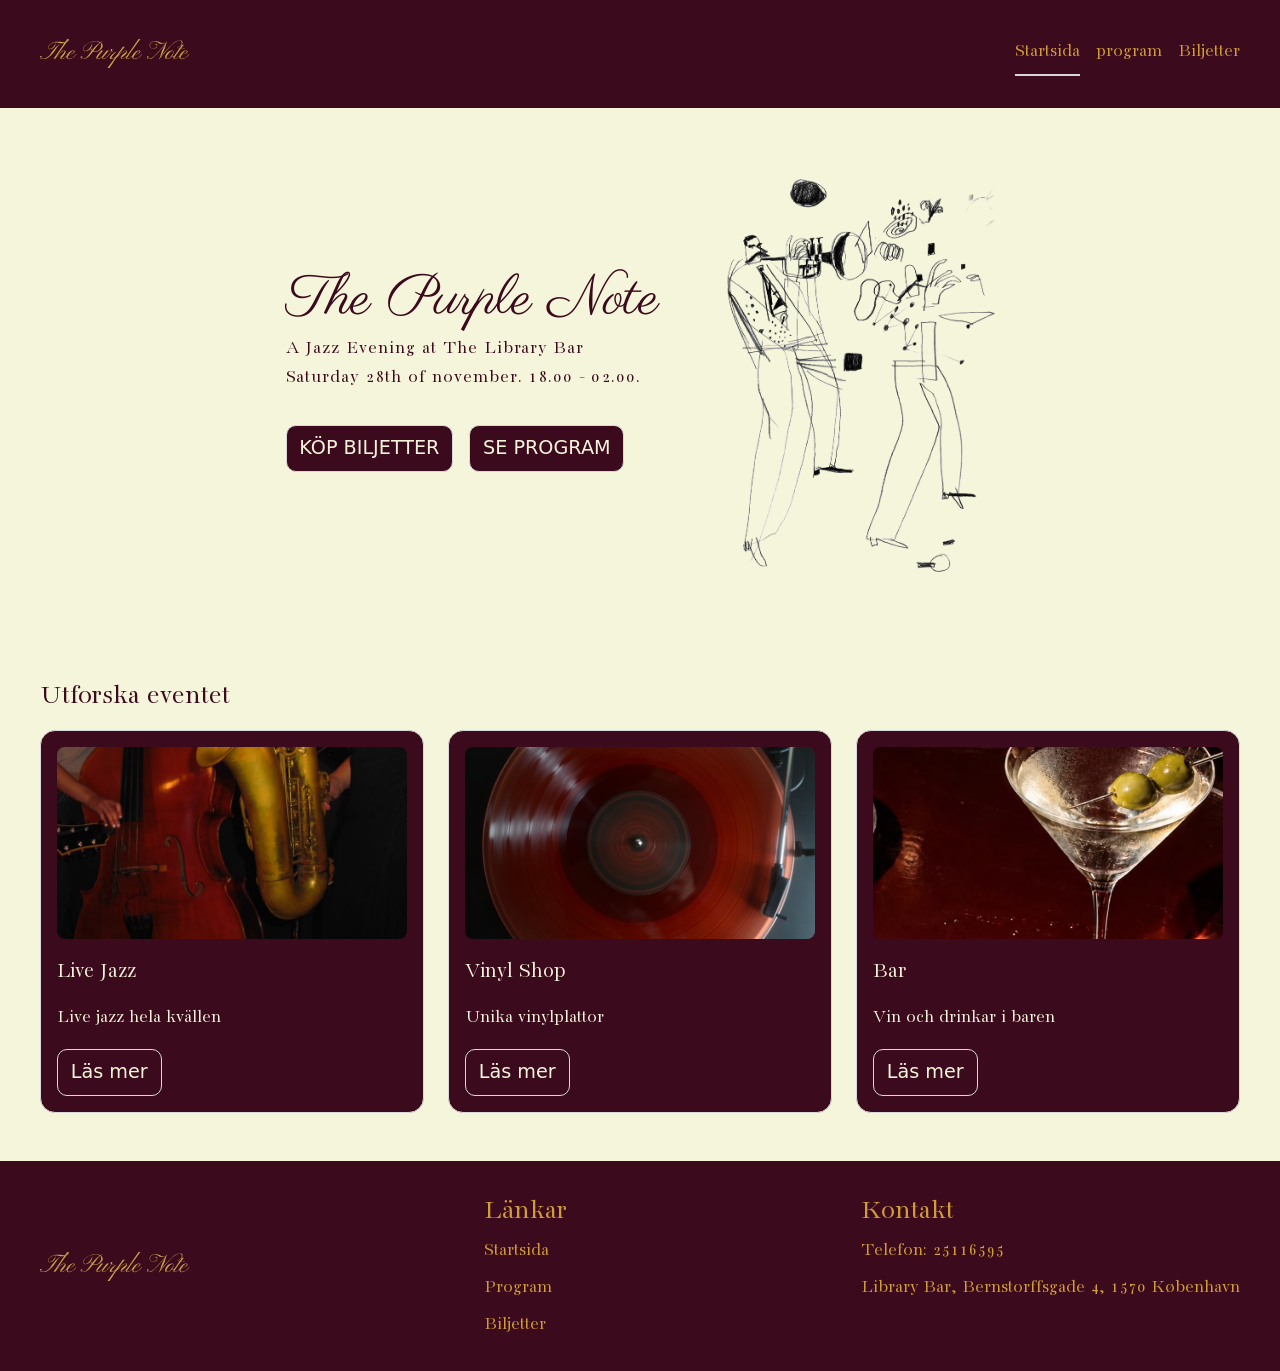
<file: index.html>
<!DOCTYPE html>
<html lang="da">

<head>
  <meta charset="UTF-8">
  <meta name="viewport" content="width=device-width, initial-scale=1.0">
  <title>The Purple Note</title>
  <link rel="preconnect" href="https://fonts.googleapis.com">
  <link rel="preconnect" href="https://fonts.gstatic.com" crossorigin>
  <link href="https://fonts.googleapis.com/css2?family=Bacasime+Antique&family=Parisienne&display=swap"
    rel="stylesheet">
  <link rel="stylesheet" href="./starter.css">
  <link rel="stylesheet" href="./style.css">
</head>

<body>
  <header class="site-header">
    <div class="header-content">
      <a class="site-logo" href="./">
        <img src="image/The-Purple-Note.svg" alt="The Purple Note">
      </a>
      <nav class="site-nav">
        <button popovertarget="menu">Menu</button>
        <ul class="menu" id="menu" popover>
          <li><a href="./" aria-current="page">Startsida</a></li>
          <li><a href="./svg.html">program</a></li>
          <li><a href="./form.html">Biljetter</a></li>
        </ul>
      </nav>
    </div>
  </header>

  <main>
    <section class="hero-section">
      <div class="hero-content">
        <h1>The Purple Note</h1>
        <p class="hero-subtitle">A Jazz Evening at The Library Bar</p>
        <p class="hero-subtitle">Saturday 28th of november. 18.00 - 02.00.</p>
        <div class="hero-buttons">
          <a href="./form.html" class="button">KÖP BILJETTER</a>
          <a href="./svg.html" class="button">SE PROGRAM</a>

        </div>
      </div>
      <div class="hero-image">
        <img src="image/IMG_4224.png" alt="tecknad jazz bild">
      </div>
    </section>

    <section class="highlights-section">
      <h2>Utforska eventet</h2>
      <div class="cards-container">


        <article class="panel">
          <img src="image/jazz.jpg" alt="Live jazz">
          <h3>Live Jazz</h3>
          <p>Live jazz hela kvällen</p>
          <button type="button" class="button" popovertarget="card-live">Läs mer</button>
        </article>


        <article class="panel">
          <img src="image/vinyl.jpg" alt="Vinyl Shop">
          <h3>Vinyl Shop</h3>
          <p>Unika vinylplattor</p>
          <button type="button" class="button" popovertarget="card-shop">Läs mer</button>
        </article>


        <article class="panel">
          <img src="image/bar.jpg" alt="Baren med drinkar">
          <h3>Bar</h3>
          <p>Vin och drinkar i baren</p>
          <button type="button" class="button" popovertarget="card-bar">Läs mer</button>
        </article>

      </div>
    </section>

    <div id="card-live" popover>
      <section class="panel card-popover">
        <img src="image/jazz.jpg" alt="Live jazz">
        <h3>Live Jazz</h3>
        <p>På scenen spelar vårt jazzband allt från klassisk jazz till jazzfusion under kvällens gång. Kanske hittar du
          din nästa favorit?</p>
        <button type="button" class="button" popovertarget="card-live" popovertargetaction="hide">Stäng</button>
      </section>
    </div>

    <div id="card-shop" popover>
      <section class="panel card-popover">
        <img src="image/vinyl.jpg" alt="Vinyl Shop">
        <h3>Vinyl Shop</h3>
        <p>I Vinylshopen kan du hitta handplockade och unika vinylskivor att få med dig hem. Vid köp av en biljett har
          du även chans att vinna din alldeles egna vinylplatta.</p>
        <button type="button" class="button" popovertarget="card-shop" popovertargetaction="hide">Stäng</button>
      </section>
    </div>

    <div id="card-bar" popover>
      <section class="panel card-popover">
        <img src="image/bar.jpg" alt="Baren med drinkar">
        <h3>Bar</h3>
        <p>I baren serverar vi vin, drinkar och snacks hela kvällen, så att du kan njuta av musiken.</p>
        <button type="button" class="button" popovertarget="card-bar" popovertargetaction="hide">Stäng</button>
      </section>
    </div>
  </main>

  <footer class="site-footer">
    <div class="footer-content">
      <a class="site-logo" href="./">
        <img src="image/The-Purple-Note.svg" alt="The Purple Note">
      </a>

      <nav class="footer-col" aria-label="Footer">
        <h2>Länkar</h2>
        <ul>
          <li><a href="./">Startsida</a></li>
          <li><a href="./svg.html">Program</a></li>
          <li><a href="./form.html">Biljetter</a></li>
        </ul>
      </nav>

      <div class="footer-col">
        <h2>Kontakt</h2>
        <ul>
          <li>Telefon: 25116595</li>
          <li>Library Bar, Bernstorffsgade 4, 1570 København</li>
        </ul>
      </div>
    </div>
  </footer>
  <script src="./script.js"></script>
</body>

</html>
</file>
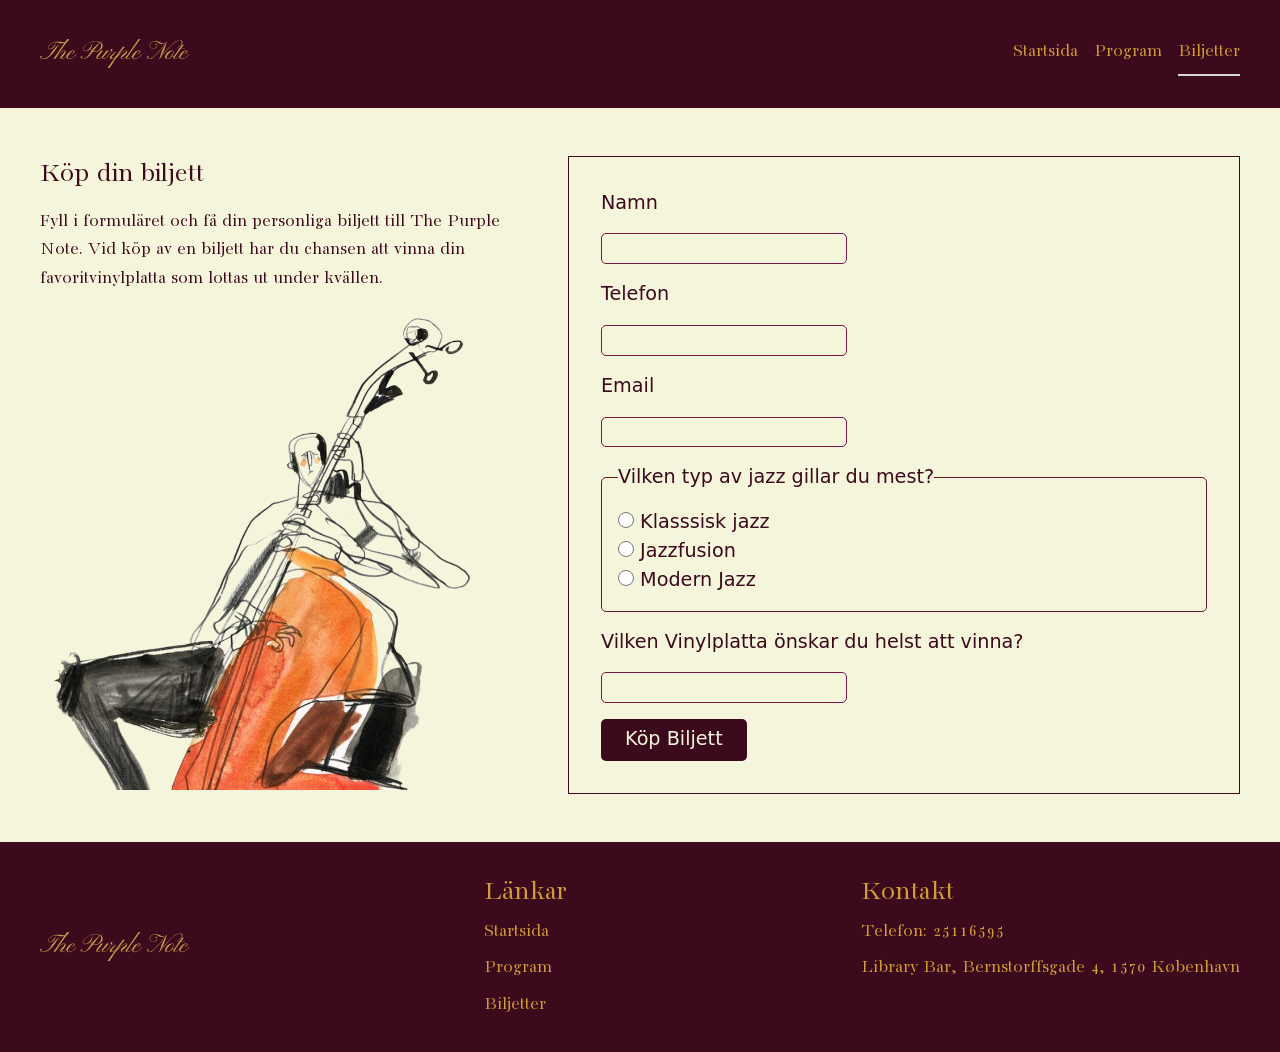
<file: form.html>
<!DOCTYPE html>
<html lang="da">

<head>
  <meta charset="UTF-8">
  <meta name="viewport" content="width=device-width, initial-scale=1.0">
  <title>Biljetter - The Purple Note</title>
  <link href="https://fonts.googleapis.com/css2?family=Bacasime+Antique&family=Parisienne&display=swap"
    rel="stylesheet">
  <link rel="stylesheet" href="./starter.css">
  <link rel="stylesheet" href="./style.css">
</head>

<body>
  <header class="site-header">
    <div class="header-content">
      <a class="site-logo" href="./">
        <img src="image/The-Purple-Note.svg" alt="The Purple Note">
      </a>
      <nav class="site-nav">
        <button popovertarget="menu">Menu</button>
        <ul class="menu" id="menu" popover>
          <li><a href="./">Startsida</a></li>
          <li><a href="./svg.html">Program</a></li>
          <li><a href="./form.html" aria-current="page">Biljetter</a></li>
        </ul>
      </nav>
    </div>
  </header>

  <main>
    <section class="form-page">
      <header class="form-intro">
        <h1>Köp din biljett</h1>
        <p>Fyll i formuläret och få din personliga biljett till The Purple Note. Vid köp av en biljett har du chansen
          att vinna din favoritvinylplatta som lottas ut under kvällen.</p>
        <img class="form-bild" src="image/IMG_4226.png" alt="tecknad jazzfigur">
      </header>
      <form class="form-placeholder" action="./opsamling.html">
        <label for="nickname">Namn</label>
        <input type="text" id="nickname" name="nickname" required>

        <label for="telefonnummer">Telefon</label>
        <input type="text" id="telefonnummer" name="telefonnummer" required>

        <label for="Email">Email</label>
        <input type="text" id="Email" name="Email" required>

        <fieldset>
          <legend>Vilken typ av jazz gillar du mest?</legend>
          <label for="klassisk-jazz">
            <input type="radio" id="klassisk-jazz" name="Jazz typ" value="Klassisk jazz">
            Klasssisk jazz
          </label>
          <label for="Jazzfusion">
            <input type="radio" id="Jazzfusion" name="Jazz typ" value="Jazzfusion">
            Jazzfusion
          </label>
          <label for="Modern-jazz">
            <input type="radio" id="Modern-jazz" name="Jazz typ" value="Modern jazz">
            Modern Jazz
          </label>

        </fieldset>

        <label for="field-vinyl">Vilken Vinylplatta önskar du helst att vinna?</label>
        <input type="text" id="field-vinyl" name="Vinyl">

        <button type="submit">Köp Biljett</button>

      </form>
    </section>

  </main>

  <footer class="site-footer">
    <div class="footer-content">
      <a class="site-logo" href="./">
        <img src="image/The-Purple-Note.svg" alt="The Purple Note">
      </a>

      <nav class="footer-col" aria-label="Footer">
        <h2>Länkar</h2>
        <ul>
          <li><a href="./">Startsida</a></li>
          <li><a href="./svg.html">Program</a></li>
          <li><a href="./form.html">Biljetter</a></li>
        </ul>
      </nav>

      <div class="footer-col">
        <h2>Kontakt</h2>
        <ul>
          <li>Telefon: 25116595</li>
          <li>Library Bar, Bernstorffsgade 4, 1570 København</li>
        </ul>
      </div>
    </div>
  </footer>
  <script src="./script.js"></script>
</body>

</html>
</file>
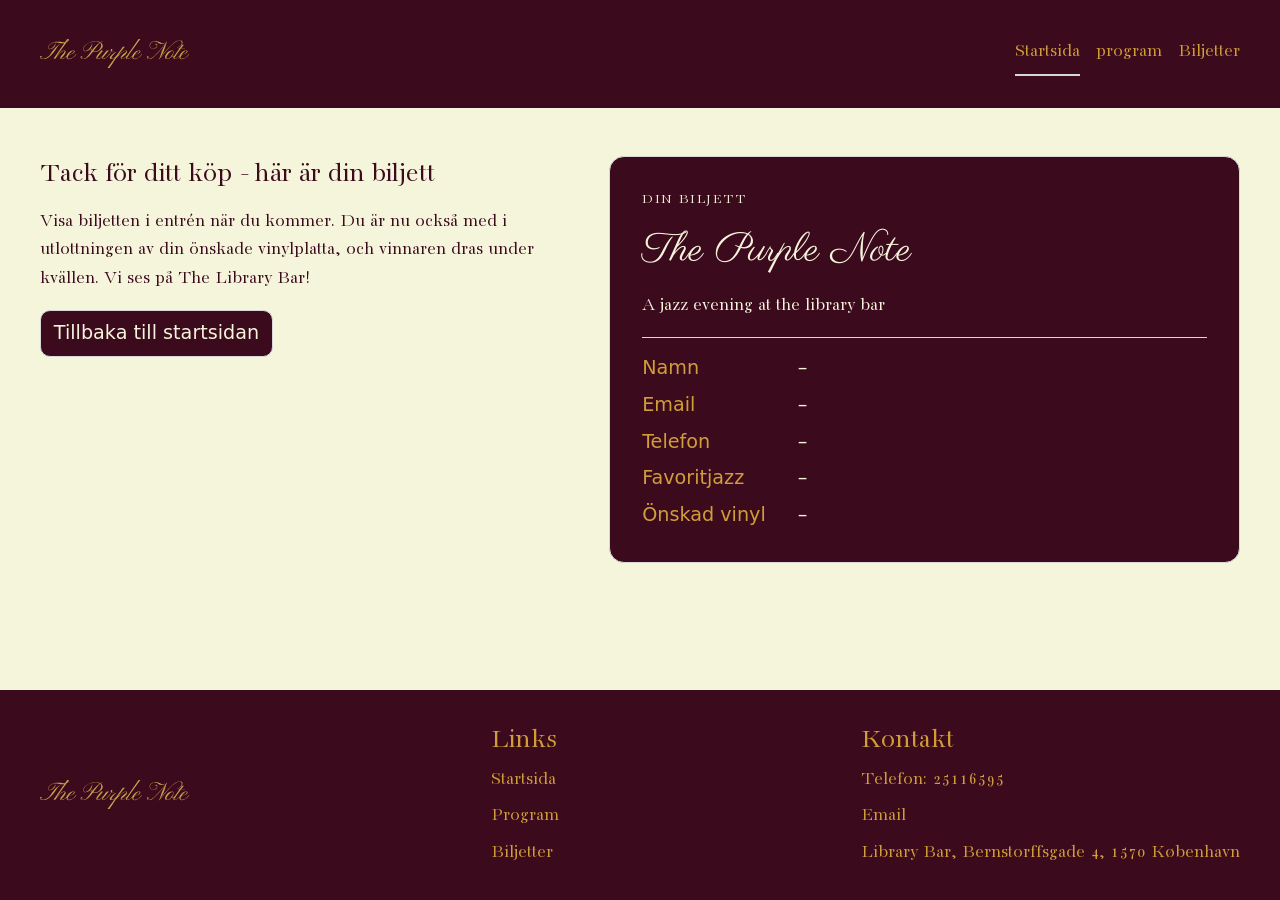
<file: opsamling.html>
<!DOCTYPE html>
<html lang="da">

<head>
  <meta charset="UTF-8">
  <meta name="viewport" content="width=device-width, initial-scale=1.0">
  <title>Opsamling | The Purple Note</title>
  <link href="https://fonts.googleapis.com/css2?family=Bacasime+Antique&family=Parisienne&display=swap"
    rel="stylesheet">
  <link rel="stylesheet" href="./starter.css">
  <link rel="stylesheet" href="./style.css">
</head>

<body>
  <header class="site-header">
    <div class="header-content">
      <a class="site-logo" href="./">
        <img src="image/The-Purple-Note.svg" alt="The Purple Note">
      </a>
      <nav class="site-nav">
        <button popovertarget="menu">Menu</button>
        <ul class="menu" id="menu" popover>
          <li><a href="./" aria-current="page">Startsida</a></li>
          <li><a href="./svg.html">program</a></li>
          <li><a href="./form.html">Biljetter</a></li>
        </ul>
      </nav>
    </div>
  </header>

  <main>
    <section class="opsamling-page">
      <div class="opsamling-intro">
        <h1>Tack för ditt köp - här är din biljett</h1>
        <p>Visa biljetten i entrén när du kommer. Du är nu också med i utlottningen av din önskade vinylplatta, och
          vinnaren dras under kvällen. Vi ses på The Library Bar!</p>
        <div class="actions">
          <a class="button" href="./index.html">Tillbaka till startsidan</a>
        </div>
      </div>

      <article class="opsamling-placeholder ticket">
        <p class="ticket-label">Din biljett</p>
        <h2>The Purple Note</h2>
        <p>A jazz evening at the library bar</p>

        <dl>
          <dt>Namn</dt>
          <dd data-field="nickname"></dd>

          <dt>Email</dt>
          <dd data-field="Email"></dd>

          <dt>Telefon</dt>
          <dd data-field="telefonnummer"></dd>

          <dt>Favoritjazz</dt>
          <dd data-field="Jazz typ"></dd>

          <dt>Önskad vinyl</dt>
          <dd data-field="Vinyl"></dd>
        </dl>

      </article>
    </section>
  </main>


  <footer class="site-footer">
    <div class="footer-content">
      <a class="site-logo" href="./">
        <img src="image/The-Purple-Note.svg" alt="The Purple Note">
      </a>

      <nav class="footer-col" aria-label="Footer">
        <h2>Links</h2>
        <ul>
          <li><a href="./">Startsida</a></li>
          <li><a href="./svg.html">Program</a></li>
          <li><a href="./form.html">Biljetter</a></li>
        </ul>
      </nav>

      <div class="footer-col">
        <h2>Kontakt</h2>
        <ul>
          <li>Telefon: 25116595</li>
          <li>Email</li>
          <li>Library Bar, Bernstorffsgade 4, 1570 København</li>
        </ul>
      </div>
    </div>
  </footer>
  <script src="./script.js"></script>
</body>

</html>
</file>
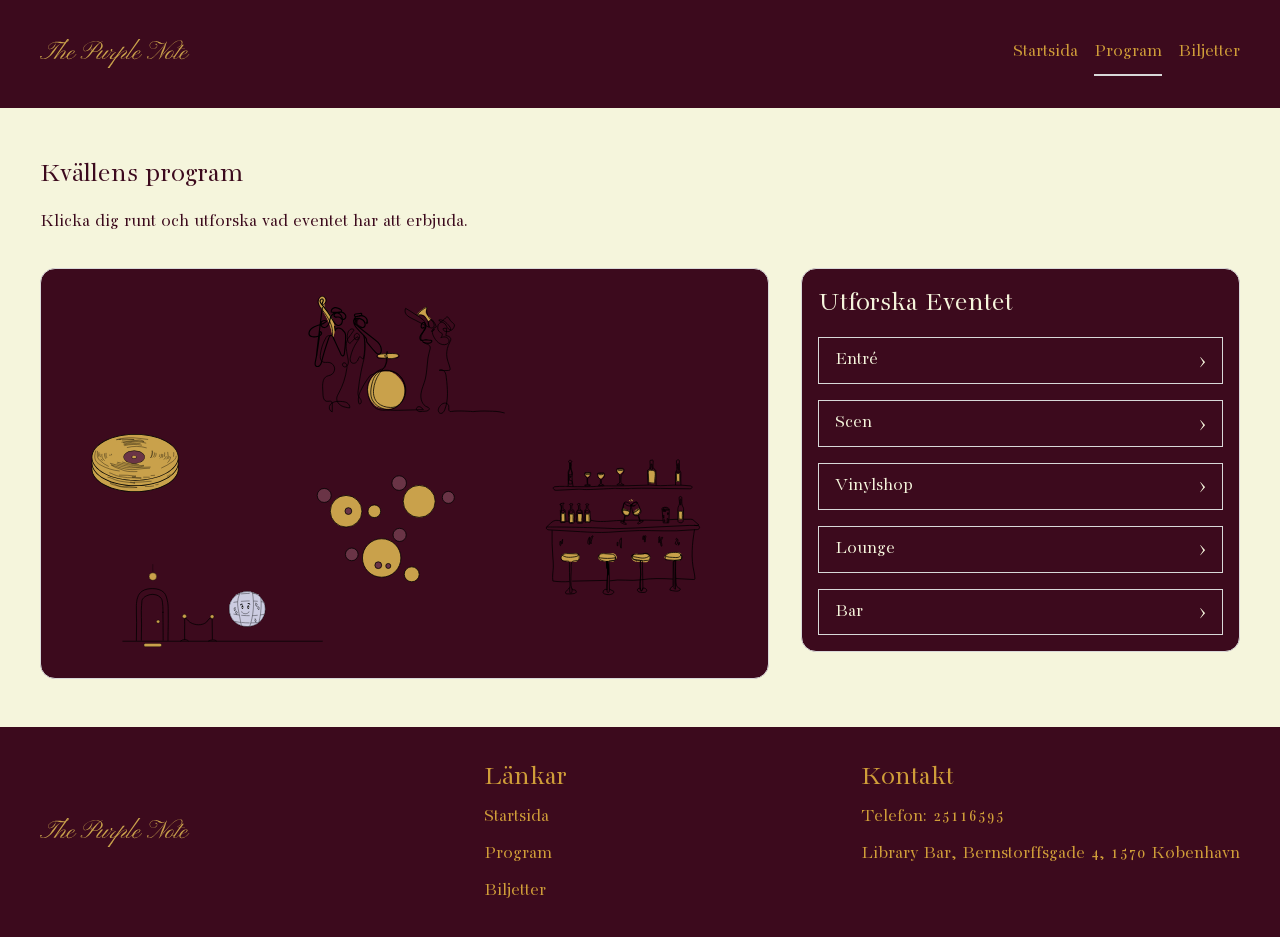
<file: svg.html>
<!DOCTYPE html>
<html lang="da">

<head>
  <meta charset="UTF-8">
  <meta name="viewport" content="width=device-width, initial-scale=1.0">
  <title>Program - The Purple Note</title>
  <link href="https://fonts.googleapis.com/css2?family=Bacasime+Antique&family=Parisienne&display=swap"
    rel="stylesheet">
  <link rel="stylesheet" href="./starter.css">
  <link rel="stylesheet" href="./style.css">
</head>

<body>
  <header class="site-header">
    <div class="header-content">
      <a class="site-logo" href="./">
        <img src="image/The-Purple-Note.svg" alt="The Purple Note">
      </a>
      <nav class="site-nav">
        <button popovertarget="menu">Menu</button>
        <ul class="menu" id="menu" popover>
          <li><a href="./">Startsida</a></li>
          <li><a href="./svg.html" aria-current="page">Program</a></li>
          <li><a href="./form.html">Biljetter</a></li>
        </ul>
      </nav>
    </div>
  </header>

  <main>
    <section class="svg-page">
      <header class="svg-intro">
        <h1>Kvällens program</h1>
        <p>Klicka dig runt och utforska vad eventet har att erbjuda.</p>
      </header>

      <div class="svg-layout">
        <div class="svg-placeholder">
          <svg class="svg-kort" viewBox="0 0 1920 1080" role="img" aria-label="Karta över eventet">
            <use href="./image/karta.svg#scen"></use>
            <use href="./image/karta.svg#vinylshop"></use>
            <use href="./image/karta.svg#Lounge"></use>
            <use href="./image/karta.svg#Entre"></use>
            <use href="./image/karta.svg#bar"></use>
            <use class="figur" href="./image/karta.svg#Figur"></use>
          </svg>
        </div>

        <article class="panel">
          <h2>Utforska Eventet</h2>
          <div class="accordion">

            <details class="accordion-item" id="details-indgang" name="steder" data-position="indgang">
              <summary>Entré</summary>
              <p>Här börjar ditt besök.</p>
            </details>

            <details class="accordion-item" id="details-scen" name="steder" data-position="scen">
              <summary>Scen</summary>
              <p>Vid scenen kan du höra livejazz under hela kvällen.</p>
            </details>

            <details class="accordion-item" id="details-vinylshop" name="steder" data-position="vinylshop">
              <summary>Vinylshop</summary>
              <p>Här kan du utforska och köpa unika handplockade vinyler.</p>
            </details>

            <details class="accordion-item" id="details-lounge" name="steder" data-position="lounge">
              <summary>Lounge</summary>
              <p>I loungen kan du slå dig ner med dina vänner och se våra jazzmusiker spela under kvällens gång.</p>
            </details>

            <details class="accordion-item" id="details-bar" name="steder" data-position="bar">
              <summary>Bar</summary>
              <p>I baren hittar du ett utbud av viner och drinkar under eventets gång.</p>
            </details>
          </div>
          <p id="besked"></p>
        </article>
      </div>
    </section>
  </main>

  <footer class="site-footer">
    <div class="footer-content">
      <a class="site-logo" href="./">
        <img src="image/The-Purple-Note.svg" alt="The Purple Note">
      </a>

      <nav class="footer-col" aria-label="Footer">
        <h2>Länkar</h2>
        <ul>
          <li><a href="./">Startsida</a></li>
          <li><a href="./svg.html">Program</a></li>
          <li><a href="./form.html">Biljetter</a></li>
        </ul>
      </nav>

      <div class="footer-col">
        <h2>Kontakt</h2>
        <ul>
          <li>Telefon: 25116595</li>
          <li>Library Bar, Bernstorffsgade 4, 1570 København</li>
        </ul>
      </div>
    </div>
  </footer>
  <script src="./script.js"></script>
</body>

</html>
</file>
<file: starter.css>
*,
::before,
::after {
  box-sizing: border-box;
  margin: 0;
  padding: 0;
}

html {
  interpolate-size: allow-keywords;
  font-family: system-ui, sans-serif;
  line-height: 1.5;
  -webkit-font-smoothing: antialiased;
}

h1,
h2 {
  line-height: 1.25;
}

p,
li {
  text-wrap: pretty;
}

img,
svg {
  display: block;
  width: 100%;
  height: auto;
}

label {
  display: block;
}

input,
button,
textarea,
select {
  font: inherit;
  color: inherit;
  background-color: transparent;
  font-size: max(1em, 16px);
  padding: 0;
  margin: 0;
}

input:where([type="checkbox"], [type="radio"]) {
  width: 1em;
  height: 1em;
}

textarea {
  resize: none;
  min-height: 4lh;
}

legend {
  padding: 0;
}

select,
::picker(select) {
  appearance: base-select;
}

[popover] {
  margin: revert;
}

dialog {
  overscroll-behavior: none;

  &::backdrop {
    overflow: hidden;
    overscroll-behavior: contain;
  }
}

.visually-hidden {
  position: absolute;
  width: 1px;
  height: 1px;
  overflow: hidden;
  white-space: nowrap;
  clip-path: inset(100%);
}
</file>
<file: style.css>
/* Variabler */
html {
  --color-page: beige;
  --color-surface: #3c0a1d;
  --color-text: #d09e39;
  --color-muted: #666;
  --color-border: #d8d8d8;
  --space-05: 0.5rem;
  --space-1: 1rem;
  --space-2: 2rem;
  --space-3: 3rem;

  background: var(--color-page);
  color: var(--color-surface);
}

/* Global layout */
body {
  margin: 0;
  min-height: 100svh;
  display: grid;
  grid-template-rows: auto 1fr auto;
  grid-template-columns: minmax(1rlh, 1fr) minmax(0, 75rem) minmax(1rlh, 1fr);
  font-size: 1.2rem;
}

h1,
h2,
h3,
p {
  font-family: "Bacasime Antique", serif;
  font-weight: 400;
  font-style: normal;
  margin: 0;
}

main {
  display: grid;
  grid-template-columns: inherit;
  grid-column: 1 / -1;
  align-content: start;
}

main > * {
  grid-column: 2;
  padding-block: var(--space-3);
}

.form-page {
  display: grid;
  gap: var(--space-3);
  @media (width > 600px) {
    grid-template-columns: min(40%, 50ch) 1fr;
  }
}

.form-intro p {
  color: var(--color-surface);
}

/* Header og footer */
.site-header,
.site-footer {
  grid-column: 1 / -1;
  display: grid;
  grid-template-columns: inherit;
  background: var(--color-surface);
  color: var(--color-text);
  width: 100%;
}

.header-content,
.footer-content {
  grid-column: 2;
  font-family: "Bacasime Antique", serif;
  display: flex;
  justify-content: space-between;
  gap: var(--space-1);
  padding-block: var(--space-2);
}

/*som gäller endast header*/
.header-content {
  min-height: 6rem;
  align-items: center;
}

/*gäller bara footer*/
.footer-content {
  flex-wrap: wrap;
}

/*logo med bild lönk*/
.site-logo {
  color: inherit;
  text-decoration: none;
}

/*logo redigering*/
.site-logo img {
  height: 1.8rem;
  width: auto;
  display: block;
}

/*logo i footern centreras*/
.site-footer .site-logo {
  align-self: center;
}

/* Footer-kolumner */
.footer-col {
  display: grid;
  gap: var(--space-05);
  align-content: start;
}

.footer-col h3 {
  font-size: 1rem;
  text-transform: uppercase;
  letter-spacing: 0.05em;
}

.footer-col ul {
  list-style: none;
  margin: 0;
  padding: 0;
  display: grid;
  gap: var(--space-05);
}

.footer-col a {
  color: inherit;
  text-decoration: none;
}

.footer-col a:hover {
  text-decoration: underline;
}

/* Navigation */
[popover] {
  margin: auto;
  padding: 0;
  border: none;
  background: transparent;
}

[popover]::backdrop {
  background-color: rgba(0, 0, 0, 0.5); /* Mörk och dämpad bakgrund */
}

.site-nav button {
  padding: 0.4rem 0.7rem;
  border: 1px solid var(--color-text);
  background: var(--color-surface);
  color: var(--color-text);
  @media (width > 600px) {
    display: none;
  }
}

.site-nav:has(.menu:popover-open) button {
  opacity: 0;
  pointer-events: none;
}

.menu {
  margin: 0;
  padding: var(--space-1);
  list-style: none;
  border: 1px solid var(--color-border);
  border-radius: 0.75rem;
  background: var(--color-surface);
  box-shadow: 0 1rem 2rem #0002;

  /*när meny knappen fälls ut under knappen */
  @media (width <= 600px) {
    position-area: bottom span-right;
    opacity: 0;
    transition: 0.5s;
    transition-behavior: allow-discrete;
  }

  /* dator: vanlig vågrät meny */
  @media (width > 600px) {
    display: flex;
    gap: var(--space-1);
    padding: 0;
    border: none;
    border-radius: 0;
    background: none;
    box-shadow: none;
    position: static;
  }
}

.menu:popover-open {
  opacity: 1;

  @starting-style {
    opacity: 0;
  }
}

/*ingen mörk hinna bakom menyn*/
.menu::backdrop {
  background: none;
}

.menu a {
  display: block;
  padding: 0.4rem 0;
  color: var(--color-text);
  text-decoration: none;
  border-bottom: 2px solid #0000;
}

/*så meny knappen försvinner vid listvy */
.menu a[aria-current="page"] {
  border-bottom-color: var(--color-border);
}

.site-nav button {
  transition: opacity 0.2s;
}

/* Knap/link */
button {
  width: fit-content;
  border: none;
  background: var(--color-surface);
  color: var(--color-page);
  padding: 0.4rem 1.5rem;
  border-radius: 5px;
}

.button {
  justify-self: start;
  display: inline-block;
  padding: 0.5rem 0.8rem;
  border: 1px solid var(--color-border);
  background: var(--color-surface);
  text-decoration: none;
  border-radius: 10px;
  color: var(--color-page);
  transition: 0.2s;
}

.button:hover,
.button:focus-visible {
  scale: 1.05;
}

/* Flader / paneler & kort*/
.panel,
.svg-placeholder,
.opsamling-placeholder {
  background: var(--color-surface);
  border: 1px solid var(--color-border);
  border-radius: 15px;
}

.panel {
  padding: var(--space-1);
  display: grid;
  gap: var(--space-1);
  color: var(--color-page);
}

.svg-placeholder,
.opsamling-placeholder {
  min-height: -webkit-fill-available;
  min-height: stretch;
  color: var(--color-page);
}

/*bild i kort*/
.panel img {
  width: 100%;
  height: 12rem;
  object-fit: cover;
  border-radius: 8px;
}

@media (width > 400px) {
  .main-nav button {
    /* Skjul menuknappen */
    display: none;
  }
  .menu-list {
    all: unset;
    display: flex;
    gap: 2ch;
    list-style: none;
  }
  .menu-item {
    /* Fjern padding */
    padding: 0;
  }
}

.cards-container {
  display: grid;
  grid-template-columns: repeat(auto-fit, minmax(220px, 1fr));
  gap: 1.5rem;
  margin-top: 1rem;
}

/*FORSIDE*/

.hero-section {
  display: grid;
  gap: var(--space-1);
  align-items: center;

  @media (width > 800px) {
    grid-template-columns: auto auto;
    justify-content: center;
  }
}

/* Styla rubriken (h1) */
.hero-content h1 {
  font-family: "Parisienne", cursive;
  font-size: 3.5rem;
}

/* Underrubrik (subtitle) */
.hero-subtitle {
  font-size: 1.2rem;
  letter-spacing: 0.05em;
}

.hero-image {
  display: flex;
  justify-content: center;
}

.hero-image img {
  width: 100%;
  height: auto;
  max-width: 20rem;
}

.hero-buttons {
  display: flex;
  gap: var(--space-1);
  margin-top: 2rem;
}

/*POPUP KORTEN (LÄS MER)*/
.card-popover {
  background: var(--color-page);
  color: var(--color-surface);
  max-width: 30rem;
}

.card-popover img {
  height: auto;
  max-height: 20rem;
}

/*INTERAKTIV SVG (kartan till vänster, accordion till höger*/

.svg-page {
  display: grid;
  gap: var(--space-2);
}

.svg-intro {
  display: grid;
  gap: var(--space-1);
  max-width: 60ch;
}

.svg-intro p {
  color: var(--color-surface);
}

.svg-layout {
  display: grid;
  gap: var(--space-2);
  align-items: start;
  @media (width > 800px) {
    grid-template-columns: 1fr min(40%, 36ch);
  }
}

/* Details - accordion */
.accordion {
  display: grid;
  gap: var(--space-1);
}

.accordion-item {
  border: 1px solid var(--color-border);
  background: var(--color-surface);
}

.accordion-item summary {
  list-style: none;
  cursor: pointer;
  padding: var(--space-05) var(--space-1);
  display: flex;
  align-items: center;
  font-family: "Bacasime Antique", serif;
}

/* Pil åt höger på vänster sida*/
.accordion-item summary::after {
  content: "›";
  font-size: 1.5rem;
  line-height: 1;
  margin-left: auto;
  transition: rotate 0.3s;
}

/* pilen vrids nedåt när fliken är öppen */
.accordion-item[open] summary::after {
  rotate: 90deg;
}

.accordion-item p {
  padding: 0 var(--space-1) var(--space-1);
}

/*döljer texten som java script skriver*/
#besked {
  display: none;
}

/*figuren som flyttar sig på kartan (java script sätter data positionen och CSS flyttar*/
.svg-kort {
  --x: 0%;
  --y: 0%;
}

.figur {
  transform-box: view-box;
  translate: var(--x) var(--y);
  transition: translate 2s ease;
}

.svg-kort[data-position="indgang"] {
  --x: 0%;
  --y: 0%;
}

.svg-kort[data-position="scen"] {
  --x: 32%;
  --y: -60%;
}

.svg-kort[data-position="vinylshop"] {
  --x: -12%;
  --y: -50%;
}

.svg-kort[data-position="lounge"] {
  --x: 25%;
  --y: -17%;
}

.svg-kort[data-position="bar"] {
  --x: 52%;
  --y: -43%;
}

@media (prefers-reduced-motion: reduce) {
  .figur {
    transition: none;
  }
}

/* Formulärelement */

.form-intro {
  display: grid;
  gap: var(--space-1);
  align-content: start;
  max-width: 60ch;
}

.form-placeholder {
  display: grid;
  gap: var(--space-1);
  align-self: start;
  padding: var(--space-2);
  border: 1px solid var(--color-surface);
  color: var(--color-surface);
}

input[type="text"],
input[type="tel"],
input[type="email"] {
  width: fit-content;
  box-sizing: border-box;
  background: transparent;
  border-radius: 5px;
  border: 1px solid rgb(117, 26, 73);
}

input[type="text"]:focus,
input[type="tel"]:focus,
input[type="email"]:focus,
textarea:focus {
  outline: none;
  border-color: #6b133b;
  box-shadow: 0 0 5px rgba(149, 24, 95, 0.5);
}

input[type="radio"] {
  accent-color: rgb(142, 19, 93);
  margin: 0;
  width: 1rem;
  height: 1rem;
}

fieldset {
  padding: var(--space-1);
  border: 1px solid #5d1933;
  border-radius: 5px;
}

/*OPSAMLING (BILJETTEN)*/
/*text till vänster, biljett till höger*/
.opsamling-page {
  display: grid;
  gap: var(--space-2);
  align-items: start;

  @media (width > 800px) {
    grid-template-columns: minmax(0, 44ch) minmax(20rem, 1fr);
  }
}

.opsamling-intro {
  display: grid;
  gap: var(--space-1);
  max-width: 60ch;
}

/* Biljett */
.ticket {
  padding: var(--space-2);
  display: grid;
  gap: var(--space-1);
  align-self: start;
}

.ticket-label {
  text-transform: uppercase;
  letter-spacing: 0.1em;
  font-size: 0.9rem;
}

.ticket h2 {
  font-family: "Parisienne", cursive;
  font-size: 2.5rem;
}
/*rubrik till vänster (dt), svar till höger (dd)*/
.ticket dl {
  display: grid;
  grid-template-columns: auto 1fr;
  gap: var(--space-05) var(--space-2);
  margin: 0;
  padding-top: var(--space-1);
  border-top: 1px solid var(--color-border);
}

.ticket dt {
  color: var(--color-text);
}

.ticket dd {
  margin: 0;
}

/*FELSIDA*/
.error-page {
  display: grid;
  gap: var(--space-1);
  max-width: 60ch;
}

.error-page p {
  color: var(--color-page);
}
</file>
